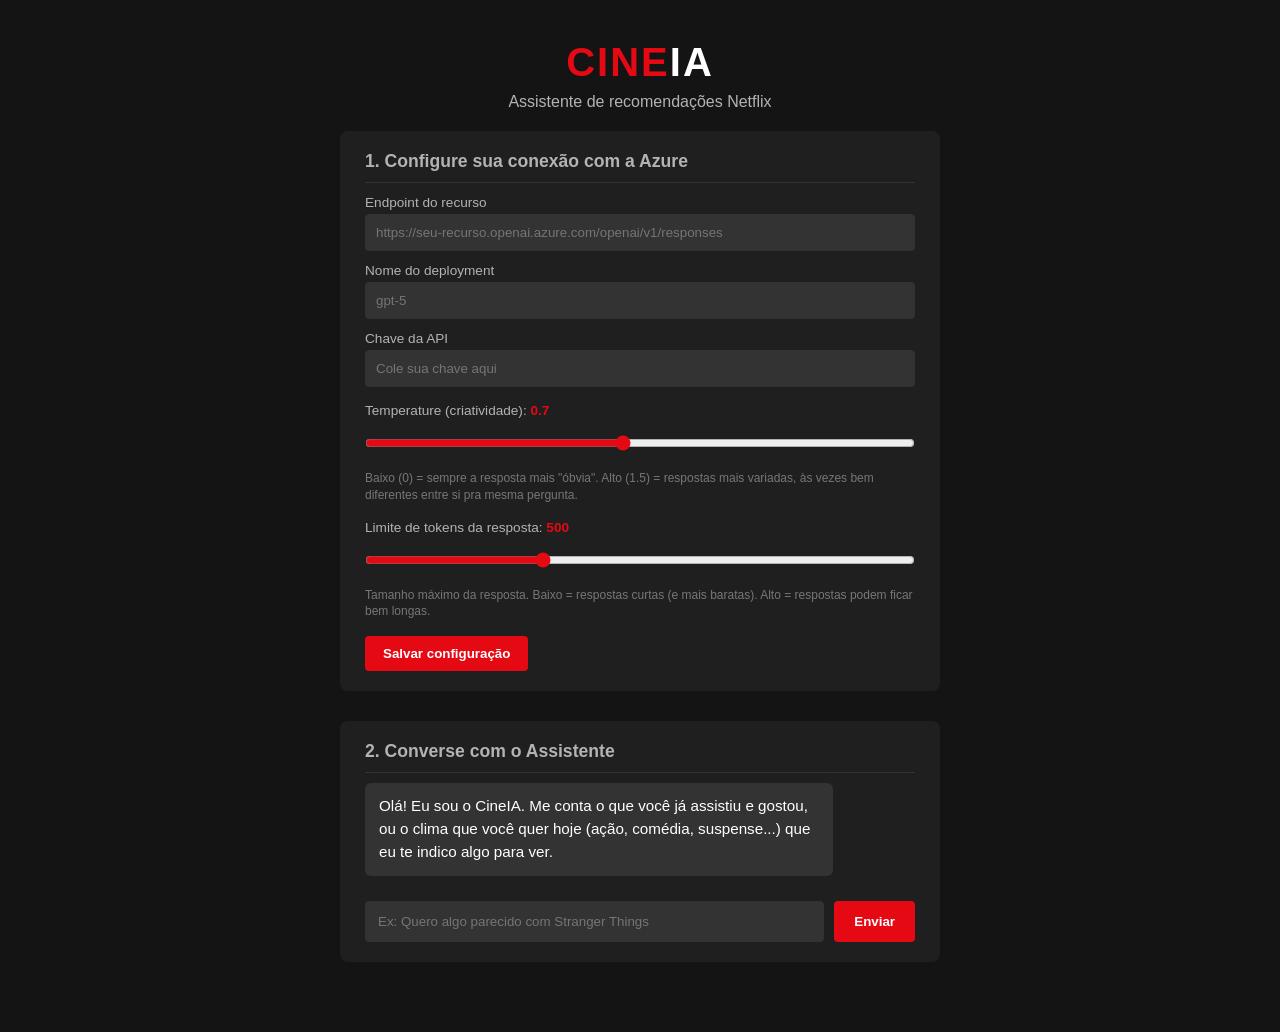
<file: AgenteOtavio/index.html>
<!DOCTYPE html>
<html lang="pt-BR">
<head>
    <meta charset="UTF-8">
    <meta name="viewport" content="width=device-width, initial-scale=1.0">
    <link rel="stylesheet" href="style.css">

    <title>CineIA - Assistente de Recomendações</title>
</head>
<body>
    <header class="topo">
        <h1>CINE<span>IA</span></h1>
        <p>Assistente de recomendações Netflix</p>
    </header>

    <!-- Área de configuração da API
         Em sala: preencha esses 3 campos VOCÊ, projetando a tela,
         e não deixe os alunos verem a chave de verdade (é a sua
         conta). Veja o PASSO_A_PASSO.md para onde pegar cada valor. -->
    <section class="config">
        <h2>1. Configure sua conexão com a Azure</h2>

        <label for="endpoint">Endpoint do recurso</label>
        <input type="text" id="endpoint" placeholder="https://seu-recurso.openai.azure.com/openai/v1/responses">

        <label for="deployment">Nome do deployment</label>
        <input type="text" id="deployment" placeholder="gpt-5">

        <label for="apiKey">Chave da API</label>
        <input type="password" id="apiKey" placeholder="Cole sua chave aqui">

        <!-- Parâmetros do modelo
             Em sala: deixe esses dois visíveis o tempo todo (não é
             segredo, diferente da chave). Mexer neles e comparar a
             resposta é o ponto principal da Parte 2 do roteiro. -->
        <div class="parametro">
            <label for="temperature">
                Temperature (criatividade): <span id="valorTemperature">0.7</span>
            </label>
            <input type="range" id="temperature" min="0" max="1.5" step="0.1" value="0.7">
            <p class="ajuda">Baixo (0) = sempre a resposta mais "óbvia". Alto (1.5) = respostas mais variadas, às vezes bem diferentes entre si pra mesma pergunta.</p>
        </div>

        <div class="parametro">
            <label for="maxTokens">
                Limite de tokens da resposta: <span id="valorMaxTokens">500</span>
            </label>
            <input type="range" id="maxTokens" min="50" max="1500" step="50" value="500">
            <p class="ajuda">Tamanho máximo da resposta. Baixo = respostas curtas (e mais baratas). Alto = respostas podem ficar bem longas.</p>
        </div>

        <button id="btnSalvar">Salvar configuração</button>
        <span id="statusConfig"></span>
    </section>

    <!-- Área do chat -->
    <section class="chat">
        <h2>2. Converse com o Assistente</h2>
        <div id="mensagens" class="mensagens">
            <div class="msg bot">
                Olá! Eu sou o CineIA.
                Me conta o que você já assistiu e gostou, ou o clima que você quer hoje
                (ação, comédia, suspense...) que eu te indico algo para ver.
            </div>
        </div>

        <form id="formChat" class="form-chat">
            <input type="text" id="campoMensagem" placeholder="Ex: Quero algo parecido com Stranger Things" autocomplete="off">
            <button type="submit">Enviar</button>
        </form>
    </section>

<script src="script.js"></script>
</body>
</html>
</file>
<file: AgenteOtavio/style.css>
:root{
    --preto: #141414;
    --preto-claro:#1f1f1f;
    --vermelho:#e50914;
    --branco:#ffffff;
    --cinza:#b3b3b3;
}

*{
    padding: 0;
    margin: 0;
    box-sizing: border-box;
}

body{
    background-color: var(--preto);
    color: var(--branco);
    font-family: Arial, Helvetica, sans-serif;
    padding-bottom: 40px;
}

/* Topo (cabeçalho com o nome "CineIA") */
.topo{
    text-align: center;
    padding: 40px 20px 20px;
}
.topo h1{
    font-size: 2.5rem;
    letter-spacing: 2px;
    margin: 0;
    color: var(--vermelho);
}
.topo h1 span{
    color: var(--branco);
}

.topo p{
    color: var(--cinza);
    margin-top: 8px;
}

/* Seções (a caixa de Config e a caixa de Chat usam o mesmo estilo base) */
section{
    max-width: 600px;
    margin: 0 auto 30px;
    background-color:var(--preto-claro);
    padding: 20px 25px;
    border-radius: 8px;
}
section h2{
    font-size: 1.1rem;
    margin: 0;
    color: var(--cinza);
    border-bottom: 1px solid #333;
    padding-bottom: 10px;
}

/* Formulário de configuração (endpoint / deployment / chave) */

.config label{
    display: block;
    font-size: 0.85rem;
    color: var(--cinza);
    margin-top: 12px;
    margin-bottom: 4px;
}
.config input{
    width: 100%;
    padding: 10px;
    border-radius: 4px;
    border: 1px solid #333;
    background-color: #333;
    color: var(--branco);
}

/* Parâmetros do modelo (sliders de Temperature e limite de tokens) */
.parametro{
    margin-top: 16px;
}
.parametro label{
    display: block;
    font-size: 0.85rem;
    color: var(--cinza);
    margin-bottom: 6px;
}
.parametro label span{
    color: var(--vermelho);
    font-weight: bold;
}
.parametro input[type="range"]{
    width: 100%;
    accent-color: var(--vermelho);
}
.parametro .ajuda{
    font-size: 0.75rem;
    color: #777;
    margin-top: 4px;
    line-height: 1.4;
}

.config button{
    margin-top: 16px;
    background: var(--vermelho);
    color: var(--branco);
    border: none;
    padding: 10px 18px;
    border-radius: 4px;
    cursor: pointer;
    font-weight: bold;
}

.config button:hover{
    background:#f6121d;
}

/* Chat */
.mensagens{
    display: flex;
    flex-direction: column;
    gap: 12px;
    max-height: 400px;
    overflow-y: auto;
    padding: 10px 0;
}

.msg{
    padding: 12px 14px;
    border-radius: 6px;
    line-height: 1.5;
    max-width: 85%;
    font-size: 0.95rem;
}
.msg.bot{
    background-color: #333;
    align-self: flex-start;
}
.msg.user{
    background-color: var(--vermelho);
    align-self: flex-end;
}

.form-chat{
    display: flex;
    gap: 10px;
    margin-top: 15px;
}

.form-chat input{
    flex: 1;
    padding: 12px;
    border-radius: 4px;
    border: 1px solid #333;
    background: #333;
    color: var(--branco);
}
.form-chat button{
    background: var(--vermelho);
    color: var(--branco);
    border: none;
    padding: 0 20px;
    border-radius: 4px;
    cursor: pointer;
    font-weight: bold;
}

.form-chat button:hover{
    background: #f6121d;
}
</file>
